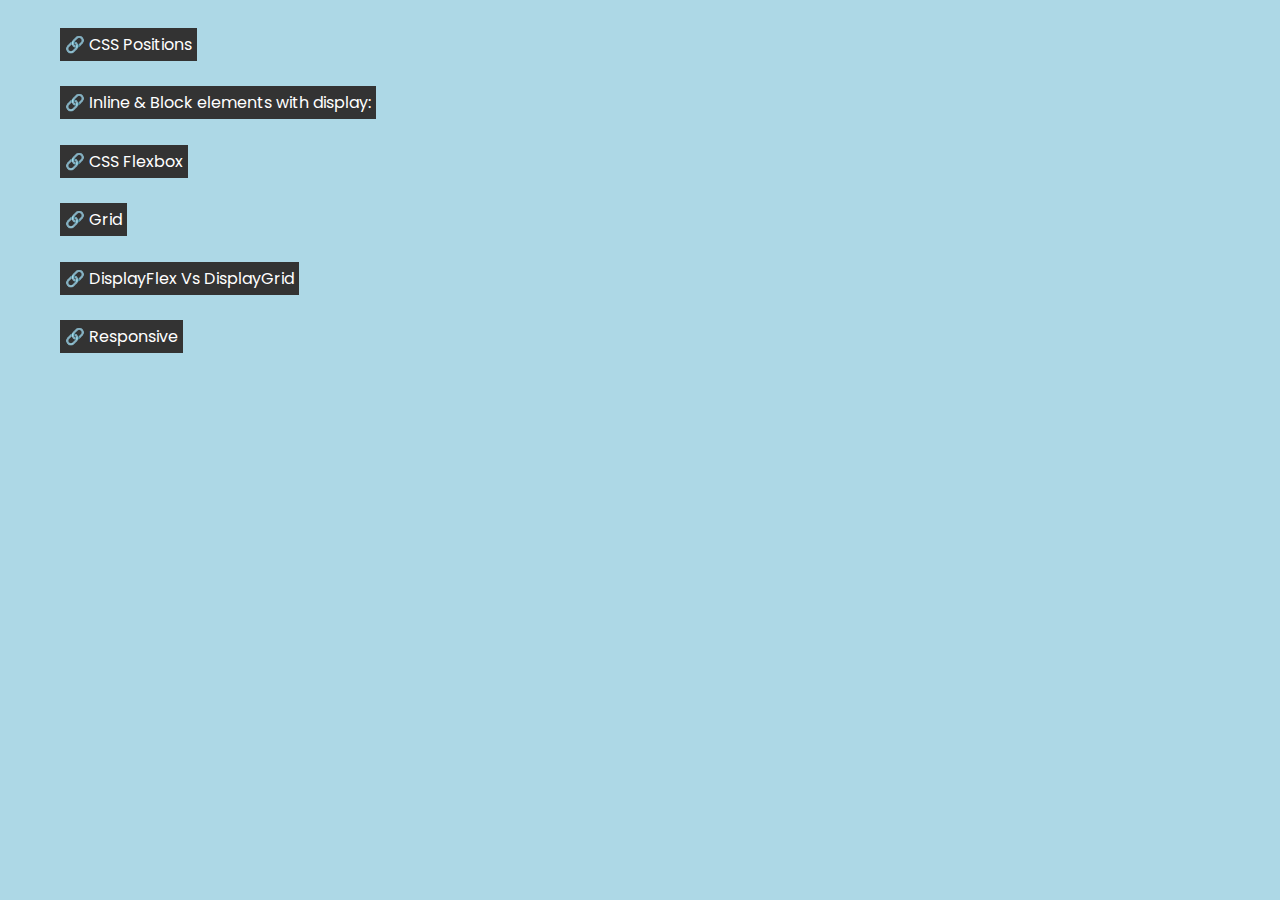
<file: index.html>
<!DOCTYPE html>
<html lang="en">
<head>
    <meta charset="UTF-8">
    <title> Home </title>
    <link href="https://fonts.googleapis.com" rel="preconnect">
    <link crossorigin href="https://fonts.gstatic.com" rel="preconnect">
    <link href="https://fonts.googleapis.com/css2?family=Poppins:wght@600&display=swap" rel="stylesheet">

    <link href="assets/css/normalize.css" rel="stylesheet">


    <style>
        * {
            font-family: 'Poppins', sans-serif;
        }

        body {
            background: lightblue;
        }

        ul {
            list-style: none;
        }

        li {
            padding: 20px;
        }

        a {
            text-decoration: none;
            color: white;
            background: #333333;
            padding: 5px;

            border-left: 0 solid #fffb00;

            transition: 1s;
        }

        a:hover {
            background: #333960;
            color: #fffb00;

            border-left: 15px solid #fffb00;

            transition: 0.3s;
        }

        a::before {
            content: "🔗 ";
        }

    </style>
</head>
<body>
<section>
    <ul>
        <li>
            <a href="Positions.html"> CSS Positions </a>
        </li>

        <li>
            <a href="Display.html"> Inline & Block elements with display: </a>
        </li>

        <li>
            <a href="DisplayFlex.html"> CSS Flexbox </a>
        </li>

        <li>
            <a href="DisplayGrid.html"> Grid </a>
        </li>

        <li>
            <a href="DisplayFlexVsDisplayGrid.html"> DisplayFlex Vs DisplayGrid </a>
        </li>

        <li>
            <a href="responsive.html"> Responsive </a>
        </li>


    </ul>
</section>
</body>
</html>
</file>
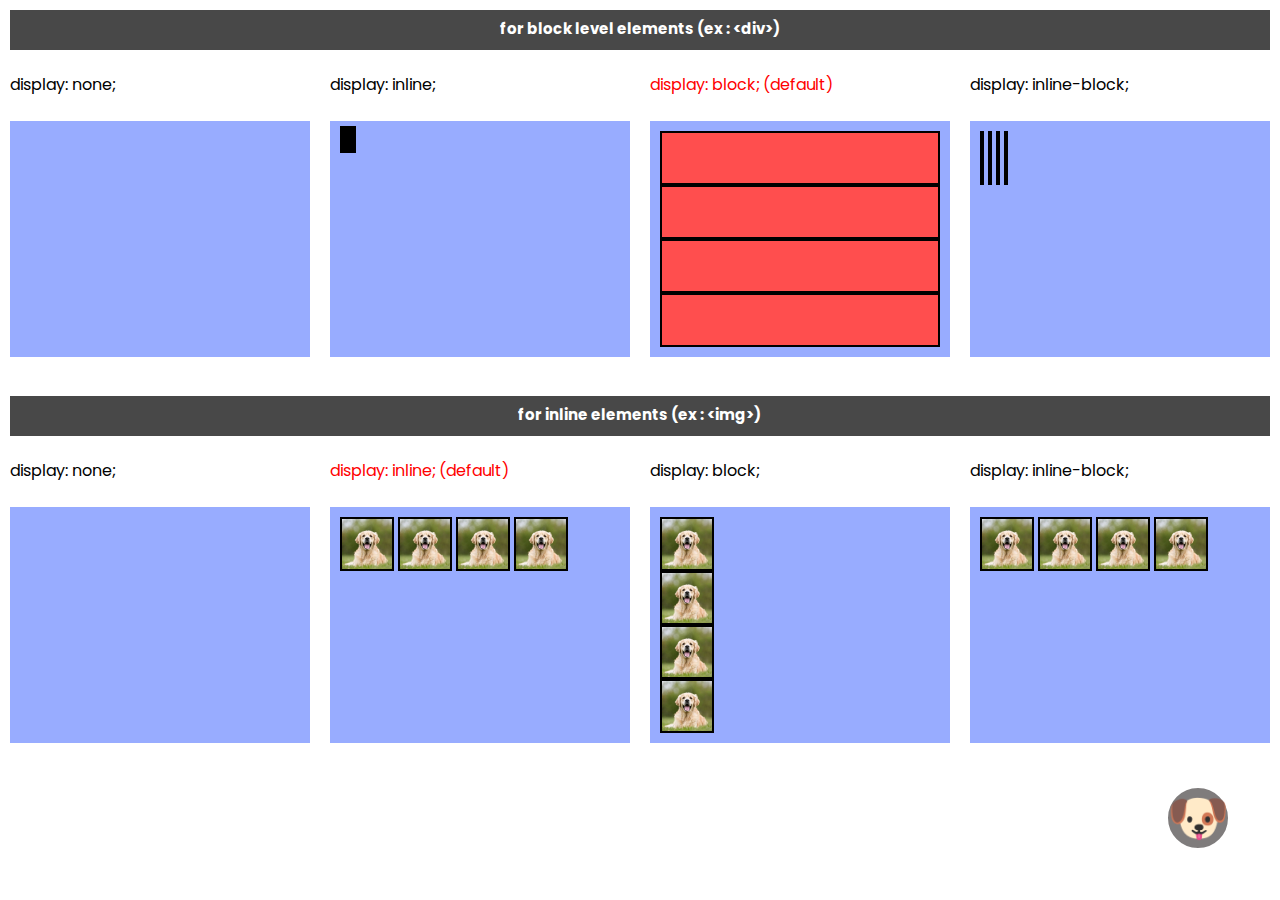
<file: Display.html>
<!DOCTYPE html>
<html lang="en">
<head>
    <meta charset="UTF-8">
    <title>display: </title>
    <link href="https://fonts.googleapis.com" rel="preconnect">
    <link crossorigin href="https://fonts.gstatic.com" rel="preconnect">
    <link href="https://fonts.googleapis.com/css2?family=Poppins:wght@600&display=swap" rel="stylesheet">

    <link href="assets/css/normalize.css" rel="stylesheet">


    <style>
        * {
            font-family: 'Poppins', sans-serif;
        }

        p {
            margin-left: 10px;
        }

        body>h1{
            margin: 10px;
            background: #484848;
            color: white;

            text-align: center;
            font-size: 15px;
            height: 20px;
            padding: 10px;
        }

        #section1 , #section2 {
            display: grid;
            grid-template-columns: repeat(4, 1fr);
            grid-template-rows: 1fr 5fr;
        }


        section[class] {
            background: #98acff;
            margin: 10px;
            padding: 10px;
        }

        div,img {
            height: 50px;
            border: black solid 2px;
            background: #ff4e4e;
        }

        img{

        }
        .none div, .none img {
            display: none;
        }

        .inline div, .inline img {
            display: inline;
        }

        .block div, .block img {
            display: block;
        }

        .inline-block div, .inline-block img {
            display: inline-block;
        }

        /********** home button *************/
        #home{
            background: rgba(49, 44, 44, 0.62);
            border: 2px white solid;
            width: 60px;
            height: 60px;
            border-radius: 100%;

            position: fixed;
            bottom: 50px;
            right: 50px;

            display: flex;
            justify-content: center;
            align-items: center;

            transform: rotate(0deg);
            transition: 1s;
        }

        #home a{
            opacity: 255;
            text-decoration: none;
            margin: 0;
            font-size: 50px;
        }

        #home:hover{
            cursor: pointer;
            width: 50px;
            height: 50px;

            transform: rotate(5deg);
            transition: 0.5s;
        }

    </style>
</head>
<body>
<!--******************* for Block level elements ****************-->
<h1> for block level elements (ex : &#60;div&#62;) </h1>

<section id="section1">
    <p>display: none;</p>
    <p>display: inline;</p>
    <p style="color: red">display: block; (default)</p>
    <p>display: inline-block;</p>

    <section class="none">
        <div></div>
        <div></div>
        <div></div>
        <div></div>
    </section>

    <section class="inline">
        <div></div>
        <div></div>
        <div></div>
        <div></div>
    </section>

    <section class="block">
        <div></div>
        <div></div>
        <div></div>
        <div></div>
    </section>

    <section class="inline-block">
        <div></div>
        <div></div>
        <div></div>
        <div></div>
    </section>
</section>

<br>
<!--******************* for Inline elements ****************-->
<h1> for inline elements (ex : &#60;img&#62;)</h1>

<section id="section2">
    <p>display: none;</p>
    <p style="color: red">display: inline; (default)</p>
    <p>display: block;</p>
    <p>display: inline-block;</p>

    <section class="none">
        <img src="assets/img/img.png" alt="image"></img>
        <img src="assets/img/img.png" alt="image"></img>
        <img src="assets/img/img.png" alt="image"></img>
        <img src="assets/img/img.png" alt="image"></img>
    </section>

    <section class="inline">
        <img src="assets/img/img.png" alt="image"></img>
        <img src="assets/img/img.png" alt="image"></img>
        <img src="assets/img/img.png" alt="image"></img>
        <img src="assets/img/img.png" alt="image"></img>
    </section>

    <section class="block">
        <img src="assets/img/img.png" alt="image"></img>
        <img src="assets/img/img.png" alt="image"></img>
        <img src="assets/img/img.png" alt="image"></img>
        <img src="assets/img/img.png" alt="image"></img>
    </section>

    <section class="inline-block">
        <img src="assets/img/img.png" alt="image"></img>
        <img src="assets/img/img.png" alt="image"></img>
        <img src="assets/img/img.png" alt="image"></img>
        <img src="assets/img/img.png" alt="image"></img>
    </section>
</section>

<div id="home">
    <a href="index.html">🐶</a>
</div>
</body>
</html>
</file>
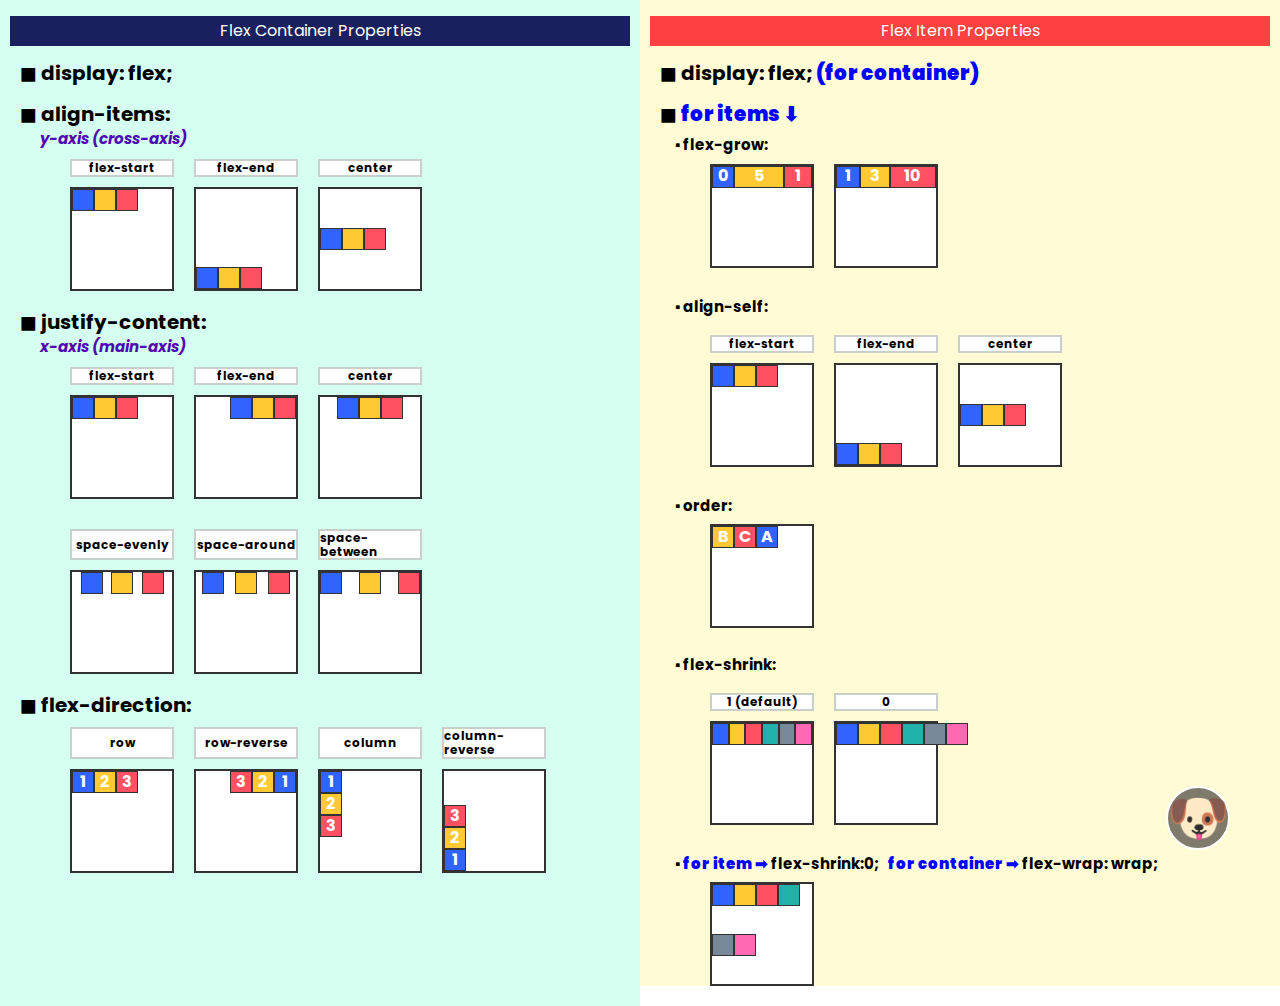
<file: DisplayFlex.html>
<!DOCTYPE html>
<html lang="en">
<head>
    <meta charset="UTF-8">
    <title>display: flex;</title>
    <link href="https://fonts.googleapis.com" rel="preconnect">
    <link crossorigin href="https://fonts.gstatic.com" rel="preconnect">
    <link href="https://fonts.googleapis.com/css2?family=Poppins:wght@600&display=swap" rel="stylesheet">

    <link href="assets/css/normalize.css" rel="stylesheet">
    <style>
        /*all formatting*/
        * {
            font-family: 'Poppins', sans-serif;
        }


        p {
            color: white;

            display: flex;
            justify-content: center;
            align-items: center;

            height: 30px;
            margin-left: 10px;
            margin-right: 10px;
        }

        #flex_item_pro {
            background-color: #fd4040;
        }

        #flex_container_pro {
            background-color: #18215d;
        }


        body > section {
            position: relative;

            display: grid;
            grid-template-columns: 1fr 1fr;
        }

        body > section > section:nth-child(1) {
            background: #d5fff0;
        }

        body > section > section:nth-child(2) {
            background: #fffcd5;
        }

        body > section > section > section {
            display: flex;
        }

        body section:nth-child(2) {
            margin-bottom: 20px;
        }

        section div:nth-child(1) {
            background-color: #3164ff;
        }

        section div:nth-child(2) {
            background-color: rgba(255, 187, 0, 0.8);
        }

        section div:nth-child(3) {
            background-color: rgba(255, 37, 58, 0.8);
        }

        section div:nth-child(4) {
            background-color: lightseagreen;
        }

        section div:nth-child(5) {
            background-color: lightslategray;
        }

        section div:nth-child(6) {
            background-color: hotpink;
        }

        i {
            margin-left: 20px;
            font-size: 15px;
            color: rgb(80, 7, 175);
        }

        h1 {
            margin-top: 0;
            margin-bottom: 0;
            margin-left: 20px;
            font-size: 20px;
        }

        h1::before {
            content: "◼ ";
        }

        h3::before {
            content: "▪ ";
        }

        h3 {
            margin-top: 10px;
            margin-bottom: 10px;
            margin-left: 35px;
            font-size: 15px;
        }

        h2 {
            display: flex;
            justify-content: center;
            align-items: center;

            border: #c9d0cc solid 2px;
            background: white;
            width: 100px;
            margin-left: 20px;
            font-size: 12px;
        }

        b {
            color: blue;
        }

        body > section > section > section {
            margin-left: 50px;
        }

        body > section > section > section > section {
            margin-left: 20px;
            border: #333333 solid 2px;
            background: white;
            height: 100px;
            width: 100px;
        }

        div {
            border: #333333 solid 1px;
            height: 20px;
            width: 20px;
        }

        body > section > section > section > section > div {
            display: flex;
            justify-content: center;
            align-items: center;

            color: white;
            font-weight: bold;
        }

        /*=================== align-items: ==============================*/
        #container1 {
            display: flex;
            align-items: flex-start;
        }

        #container2 {
            display: flex;
            align-items: flex-end;
        }

        #container3 {
            display: flex;
            align-items: center;
        }

        /*===================  justify-content: ==============================*/
        #container4 {
            display: flex;
            justify-content: flex-start;
        }

        #container5 {
            display: flex;
            justify-content: flex-end;
        }

        #container6 {
            display: flex;
            justify-content: center;
        }

        #container7 {
            display: flex;
            justify-content: space-evenly;
        }

        #container701 {
            display: flex;
            justify-content: space-around;
        }

        #container702 {
            display: flex;
            justify-content: space-between;
        }

        /*===================  flex-direction: ==============================*/
        #container8 {
            display: flex;
            flex-direction: row;
        }

        #container9 {
            display: flex;
            flex-direction: row-reverse;
        }

        #container10 {
            display: flex;
            flex-direction: column;
        }

        #container11 {
            display: flex;
            flex-direction: column-reverse;
        }

        /********************************************************/
        #container12, #container13, #container14, #container15, #container16, #container17, #container18 {
            display: flex;
        }

        /*#container12*/
        #container12 div:nth-child(1) {
            flex-grow: 0;
        }

        #container12 div:nth-child(2) {
            flex-grow: 5;
        }

        #container12 div:nth-child(3) {
            flex-grow: 1;
        }

        /*#container13*/
        #container13 div:nth-child(1) {
            flex-grow: 1;
        }

        #container13 div:nth-child(2) {
            flex-grow: 3;
        }

        #container13 div:nth-child(3) {
            flex-grow: 10;
        }


        /*align-self:*/

        #container14 div {
            align-self: flex-start;
        }

        #container15 div {
            align-self: flex-end;
        }

        #container16 div {
            align-self: center;
        }


        #container17 div {
            flex-shrink: 1;
        }

        #container18 div {
            flex-shrink: 0;
        }

        /*=============flex-wrap==============*/
        #container19 {
            display: flex;
            flex-wrap: wrap;
        }

        #container19 div {
            flex-shrink: 0;
        }

        /*=============order==============*/
        #container20 {
            display: flex;
        }

        #container20 div:nth-child(1) {
            order: 3;
        }

        #container20 div:nth-child(2) {
            order: 1;
        }

        #container20 div:nth-child(3) {
            order: 2;
        }

        /********** home button *************/
        #home{
            background: rgba(49, 44, 44, 0.62);
            border: 2px white solid;
            width: 60px;
            height: 60px;
            border-radius: 100%;

            position: fixed;
            bottom: 50px;
            right: 50px;

            display: flex;
            justify-content: center;
            align-items: center;

            transform: rotate(0deg);
            transition: 1s;
        }

        #home a{
            opacity: 255;
            text-decoration: none;
            margin: 0;
            font-size: 50px;
        }

        #home:hover{
            cursor: pointer;
            width: 50px;
            height: 50px;

            transform: rotate(5deg);
            transition: 0.5s;
        }
    </style>

</head>
<body>
<section>
    <section>
        <p id="flex_container_pro">Flex Container Properties</p>

        <h1>display: flex;</h1>
        <br>
        <h1>align-items: <br>
            <i> y-axis (cross-axis) </i>
        </h1>

        <section>
            <h2>flex-start</h2>
            <h2>flex-end</h2>
            <h2>center</h2>
        </section>

        <section>
            <section id="container1">
                <div></div>
                <div></div>
                <div></div>
            </section>

            <section id="container2">
                <div></div>
                <div></div>
                <div></div>
            </section>

            <section id="container3">
                <div></div>
                <div></div>
                <div></div>
            </section>
        </section>


        <h1>justify-content: <br>
            <i> x-axis (main-axis)</i>
        </h1>

        <section>
            <h2>flex-start</h2>
            <h2>flex-end</h2>
            <h2>center</h2>
        </section>

        <section>
            <section id="container4">
                <div></div>
                <div></div>
                <div></div>
            </section>

            <section id="container5">
                <div></div>
                <div></div>
                <div></div>
            </section>

            <section id="container6">
                <div></div>
                <div></div>
                <div></div>
            </section>
        </section>

        <section>
            <h2>space-evenly</h2>
            <h2>space-around</h2>
            <h2>space-between</h2>
        </section>

        <section>
            <section id="container7">
                <div></div>
                <div></div>
                <div></div>
            </section>

            <section id="container701">
                <div></div>
                <div></div>
                <div></div>
            </section>

            <section id="container702">
                <div></div>
                <div></div>
                <div></div>
            </section>

        </section>

        <h1>flex-direction:</h1>

        <section>
            <h2>row</h2>
            <h2>row-reverse</h2>
            <h2>column</h2>
            <h2>column-reverse</h2>
        </section>

        <section>
            <section id="container8">
                <div>1</div>
                <div>2</div>
                <div>3</div>
            </section>

            <section id="container9">
                <div>1</div>
                <div>2</div>
                <div>3</div>
            </section>

            <section id="container10">
                <div>1</div>
                <div>2</div>
                <div>3</div>
            </section>

            <section id="container11">
                <div>1</div>
                <div>2</div>
                <div>3</div>
            </section>

        </section>
    </section>

    <!--******************************************************-->
    <section>
        <p id="flex_item_pro">Flex Item Properties</p>


        <h1>display: flex; <b>(for container)</b></h1>
        <br>
        <h1><b>for items ⬇</b></h1>

        <h3>flex-grow:</h3>

        <section>
            <section id="container12">
                <div>0</div>
                <div>5</div>
                <div>1</div>
            </section>

            <section id="container13">
                <div>1</div>
                <div>3</div>
                <div>10</div>
            </section>
        </section>

        <h3>align-self:</h3>

        <section>
            <h2>flex-start</h2>
            <h2>flex-end</h2>
            <h2>center</h2>
        </section>

        <section>
            <section id="container14">
                <div></div>
                <div></div>
                <div></div>
            </section>

            <section id="container15">
                <div></div>
                <div></div>
                <div></div>
            </section>

            <section id="container16">
                <div></div>
                <div></div>
                <div></div>
            </section>

        </section>


        <h3>  order: </h3>

        <section>

            <section id="container20">
                <div>A</div>
                <div>B</div>
                <div>C</div>
            </section>
        </section>

        <br>
        <h3> flex-shrink:</h3>

        <section>
            <h2>1 (default)</h2>
            <h2>0</h2>
        </section>

        <section>
            <section id="container17">
                <div></div>
                <div></div>
                <div></div>
                <div></div>
                <div></div>
                <div></div>
            </section>

            <section id="container18">
                <div></div>
                <div></div>
                <div></div>
                <div></div>
                <div></div>
                <div></div>
            </section>

        </section>

        <h3> <b>for item ➡ </b>flex-shrink:0;
            &nbsp;&nbsp;<b>for container ➡ </b> flex-wrap: wrap;</h3>
        <section>

            <section id="container19">
                <div></div>
                <div></div>
                <div></div>
                <div></div>
                <div></div>
                <div></div>
            </section>
        </section>

    </section>
</section>

<div id="home">
    <a href="index.html">🐶</a>
</div>

</body>
</html>
</file>
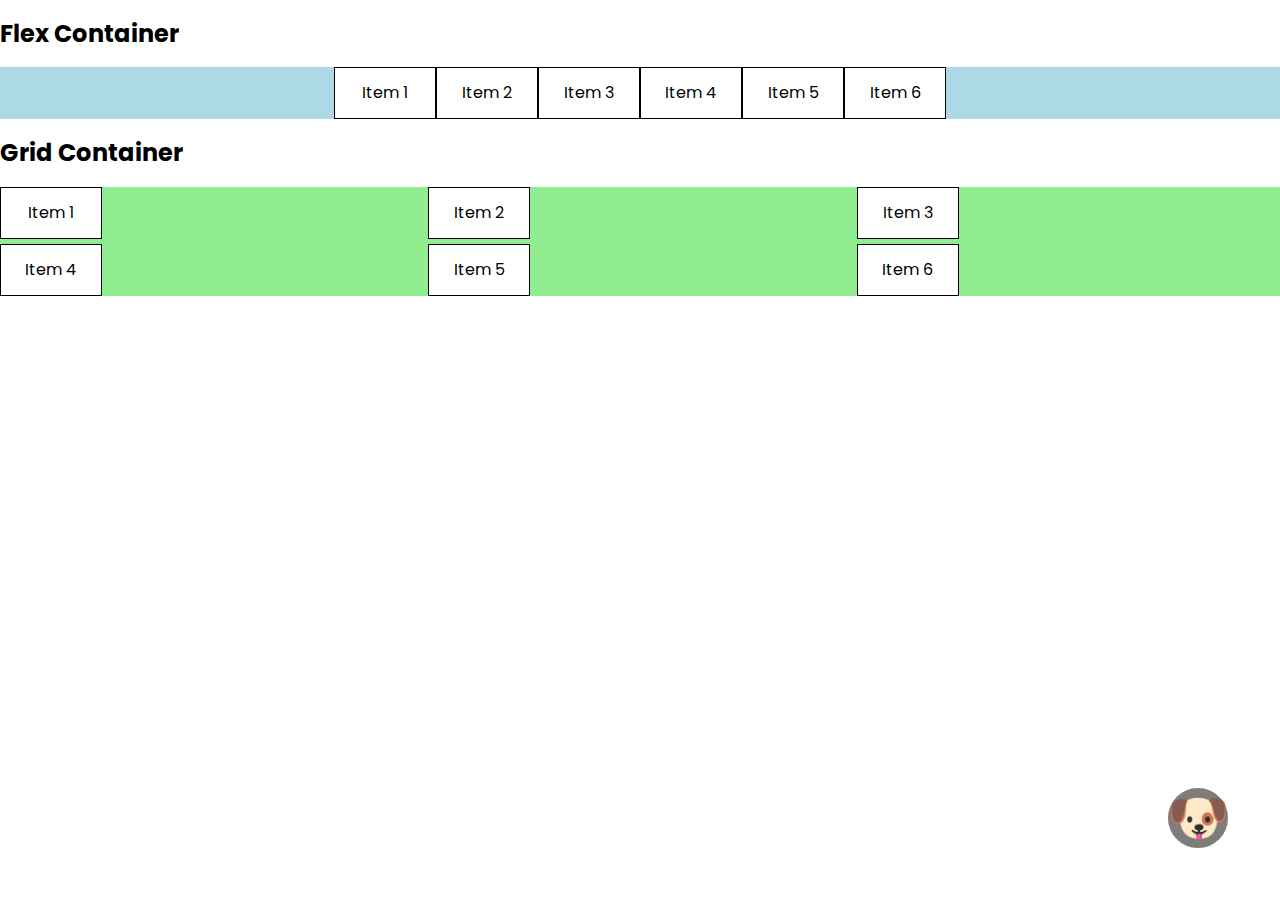
<file: DisplayFlexVsDisplayGrid.html>
<!DOCTYPE html>
<html lang="en">
<head>
    <meta charset="UTF-8">
    <title>display: flex;</title>
    <link href="https://fonts.googleapis.com" rel="preconnect">
    <link crossorigin href="https://fonts.gstatic.com" rel="preconnect">
    <link href="https://fonts.googleapis.com/css2?family=Poppins:wght@600&display=swap" rel="stylesheet">

    <link href="assets/css/normalize.css" rel="stylesheet">
    <link rel="stylesheet" href="assets/css/common-styles.css">

    <style>
        .container-flex {
            display: flex;
            justify-content: center;
            align-items: center;

            background-color: lightblue;
        }

        .container-grid {
            display: grid;
            grid-template-columns: repeat(3, 1fr);
            grid-gap: 5px;

            justify-content: center;
            align-items: center;

            background-color: lightgreen;
        }

        .item {
            width: 100px;
            height: 50px;
            background-color: white;
            border: 1px solid black;
            text-align: center;
            line-height: 50px;
        }
    </style>
</head>
<body>
<h2>Flex Container</h2>
<div class="container-flex">
    <div class="item">Item 1</div>
    <div class="item">Item 2</div>
    <div class="item">Item 3</div>

    <div class="item">Item 4</div>
    <div class="item">Item 5</div>
    <div class="item">Item 6</div>
</div>

<h2>Grid Container</h2>
<div class="container-grid">
    <div class="item">Item 1</div>
    <div class="item">Item 2</div>
    <div class="item">Item 3</div>

    <div class="item">Item 4</div>
    <div class="item">Item 5</div>
    <div class="item">Item 6</div>
</div>

<div id="home">
    <a href="index.html">🐶</a>
</div>

</body>
</html>
</file>
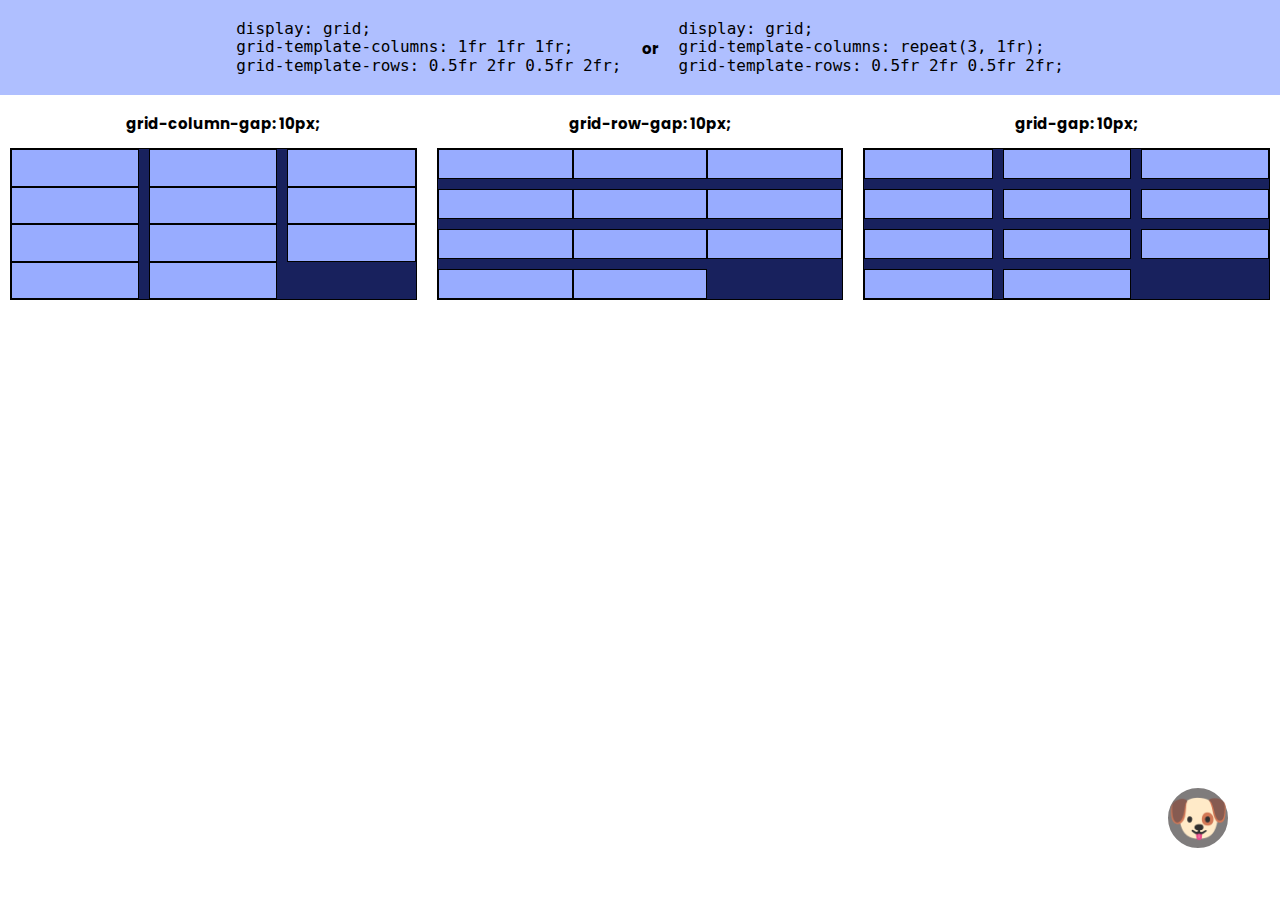
<file: DisplayGrid.html>
<!DOCTYPE html>
<html lang="en">
<head>
    <meta charset="UTF-8">
    <title>display: grid;</title>
    <link href="https://fonts.googleapis.com" rel="preconnect">
    <link crossorigin href="https://fonts.gstatic.com" rel="preconnect">
    <link href="https://fonts.googleapis.com/css2?family=Poppins:wght@600&display=swap" rel="stylesheet">

    <link href="assets/css/normalize.css" rel="stylesheet">
    <style>
        /*all font formatting*/
        * {
            font-family: 'Poppins', sans-serif;
        }

        /********** home button *************/
        #home {
            background: rgba(49, 44, 44, 0.62);
            border: 2px white solid;
            width: 60px;
            height: 60px;
            border-radius: 100%;

            position: fixed;
            bottom: 50px;
            right: 50px;

            display: flex;
            justify-content: center;
            align-items: center;

            transform: rotate(0deg);
            transition: 1s;
        }

        #home a {
            opacity: 255;
            text-decoration: none;
            margin: 0;
            font-size: 50px;
        }

        #home:hover {
            cursor: pointer;
            width: 50px;
            height: 50px;

            transform: rotate(5deg);
            transition: 0.5s;
        }

        /***********************/
        aside{
            padding: 20px;
            display: flex;
            justify-content: center;

            background: #afbfff;
        }

        code{
            margin-left: 20px;
        }
        section {
            display: grid;
            grid-template-columns: repeat(3, 1fr);
            grid-template-rows: 0.5fr 2fr 0.5fr 2fr;
        }

        div {
            background: #98acff;
            border: black solid 1px;
        }

        section > section {
            margin: 10px;
            height: 150px;
            display: grid;
            grid-template-rows: 1fr 1fr 1fr 1fr;
            grid-template-columns: repeat(3, 1fr);

            border: black solid 1px;
            background: #18215d;
        }

        h1 {
            margin-top: 20px;
            margin-left: 20px;
            margin-bottom: -80px;
            font-size: 15px;

            text-align: center;
        }



        #grid1 {
            grid-column-gap: 10px;
        }

        #grid2 {
            grid-row-gap: 10px;
        }

        #grid3 {
            grid-gap: 10px;
        }

    </style>

</head>
<body>

<aside>
    <code>
        display: grid;<br>
        grid-template-columns: 1fr 1fr 1fr;<br>
        grid-template-rows: 0.5fr 2fr 0.5fr 2fr;<br>
    </code>
    <h1>or</h1>
    <code>
        display: grid;<br>
        grid-template-columns: repeat(3, 1fr);<br>
        grid-template-rows: 0.5fr 2fr 0.5fr 2fr;<br>
    </code>
</aside>

<section>
    <h1>grid-column-gap: 10px;</h1>
    <h1>grid-row-gap: 10px;</h1>
    <h1>grid-gap: 10px;</h1>

    <section id="grid1">
        <div></div>
        <div></div>
        <div></div>
        <div></div>
        <div></div>
        <div></div>
        <div></div>
        <div></div>
        <div></div>
        <div></div>
        <div></div>
    </section>

    <section id="grid2">
        <div></div>
        <div></div>
        <div></div>
        <div></div>
        <div></div>
        <div></div>
        <div></div>
        <div></div>
        <div></div>
        <div></div>
        <div></div>
    </section>


    <section id="grid3">
        <div></div>
        <div></div>
        <div></div>
        <div></div>
        <div></div>
        <div></div>
        <div></div>
        <div></div>
        <div></div>
        <div></div>
        <div></div>
    </section>

</section>

<div id="home">
    <a href="index.html">🐶</a>
</div>

</body>
</html>
</file>
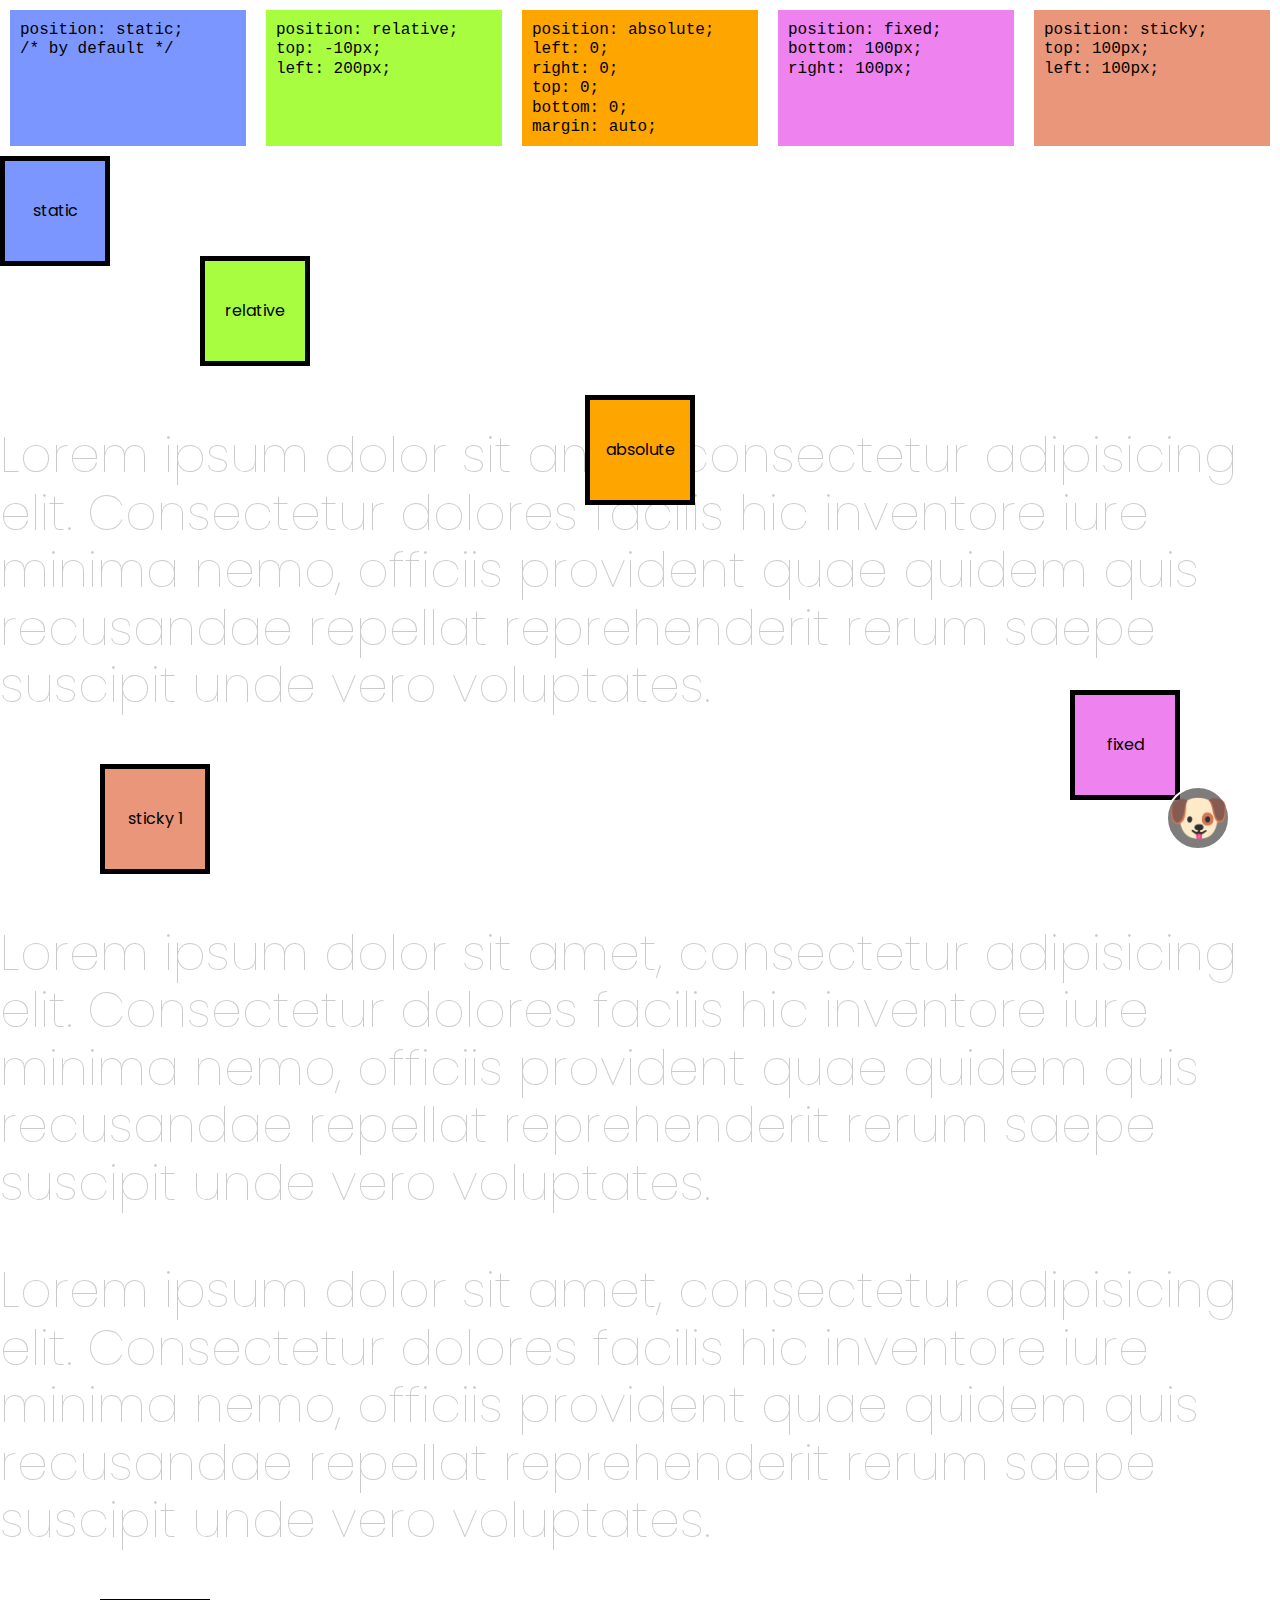
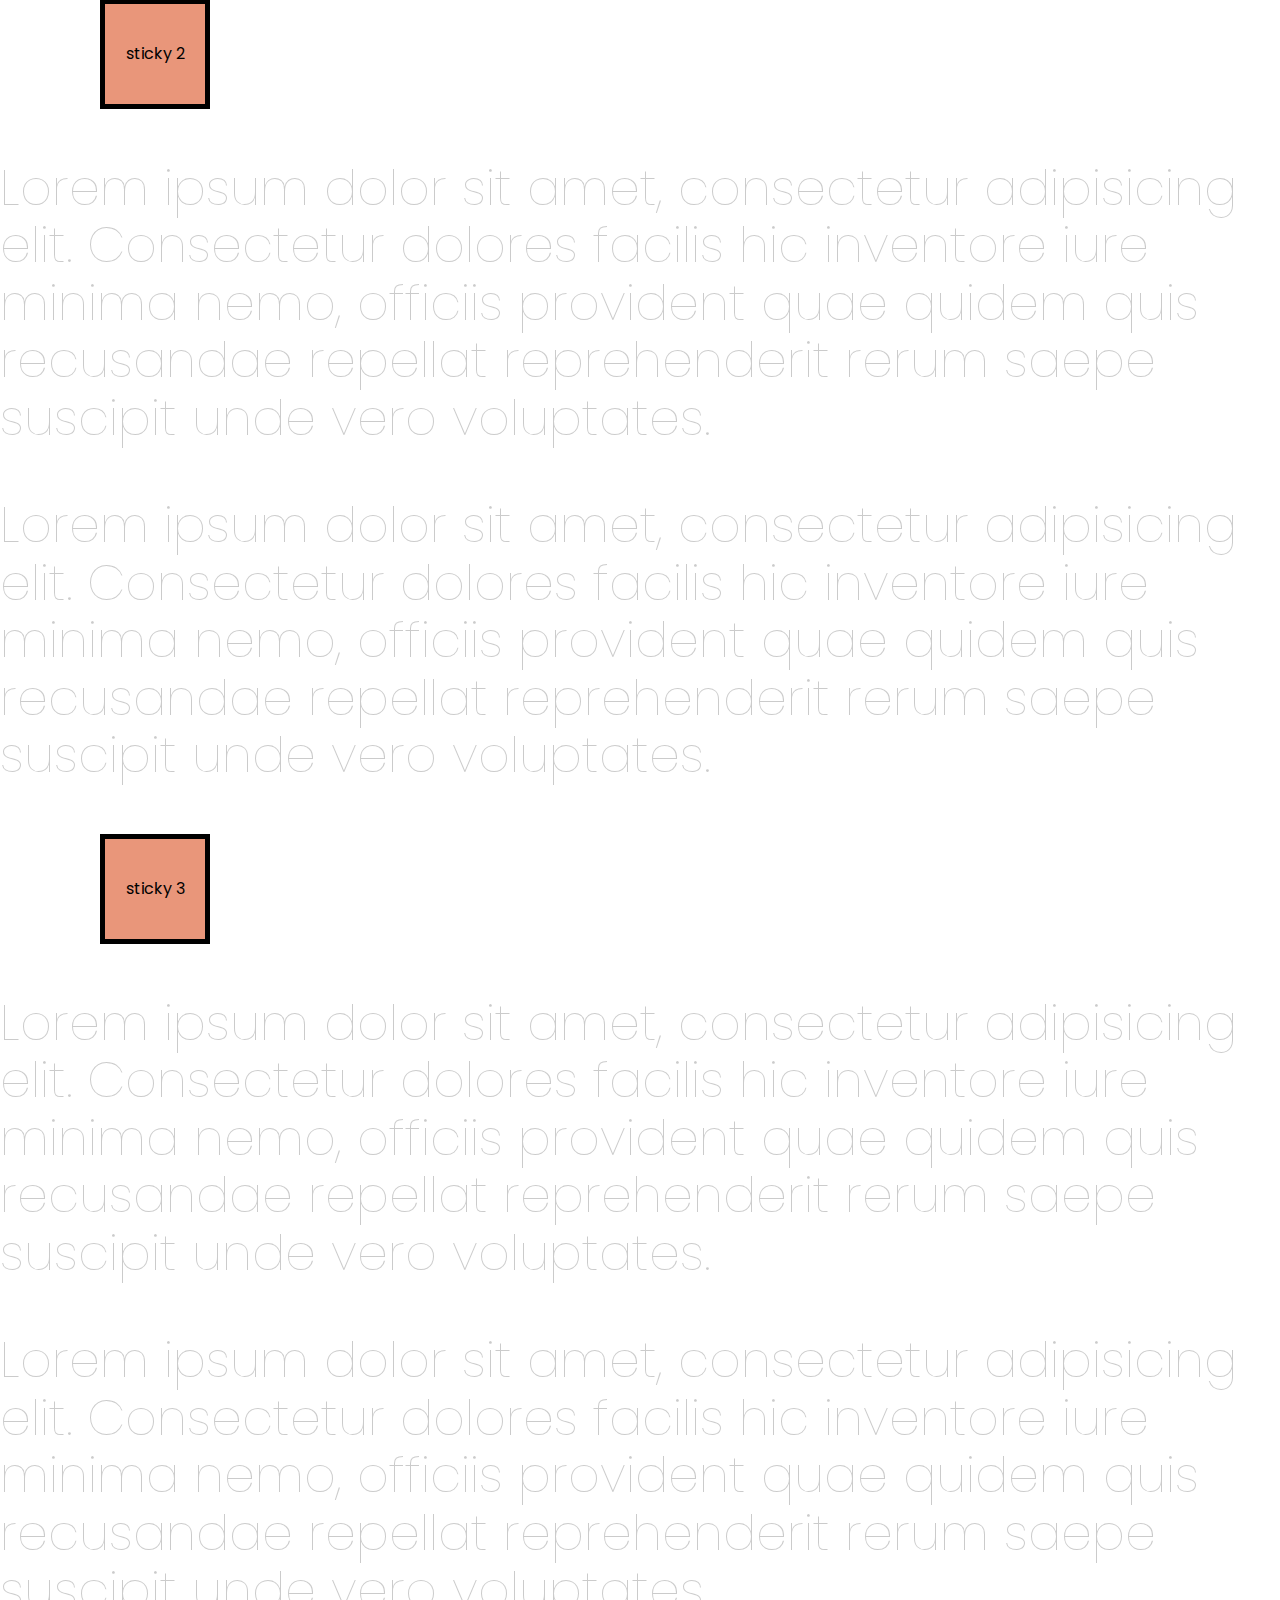
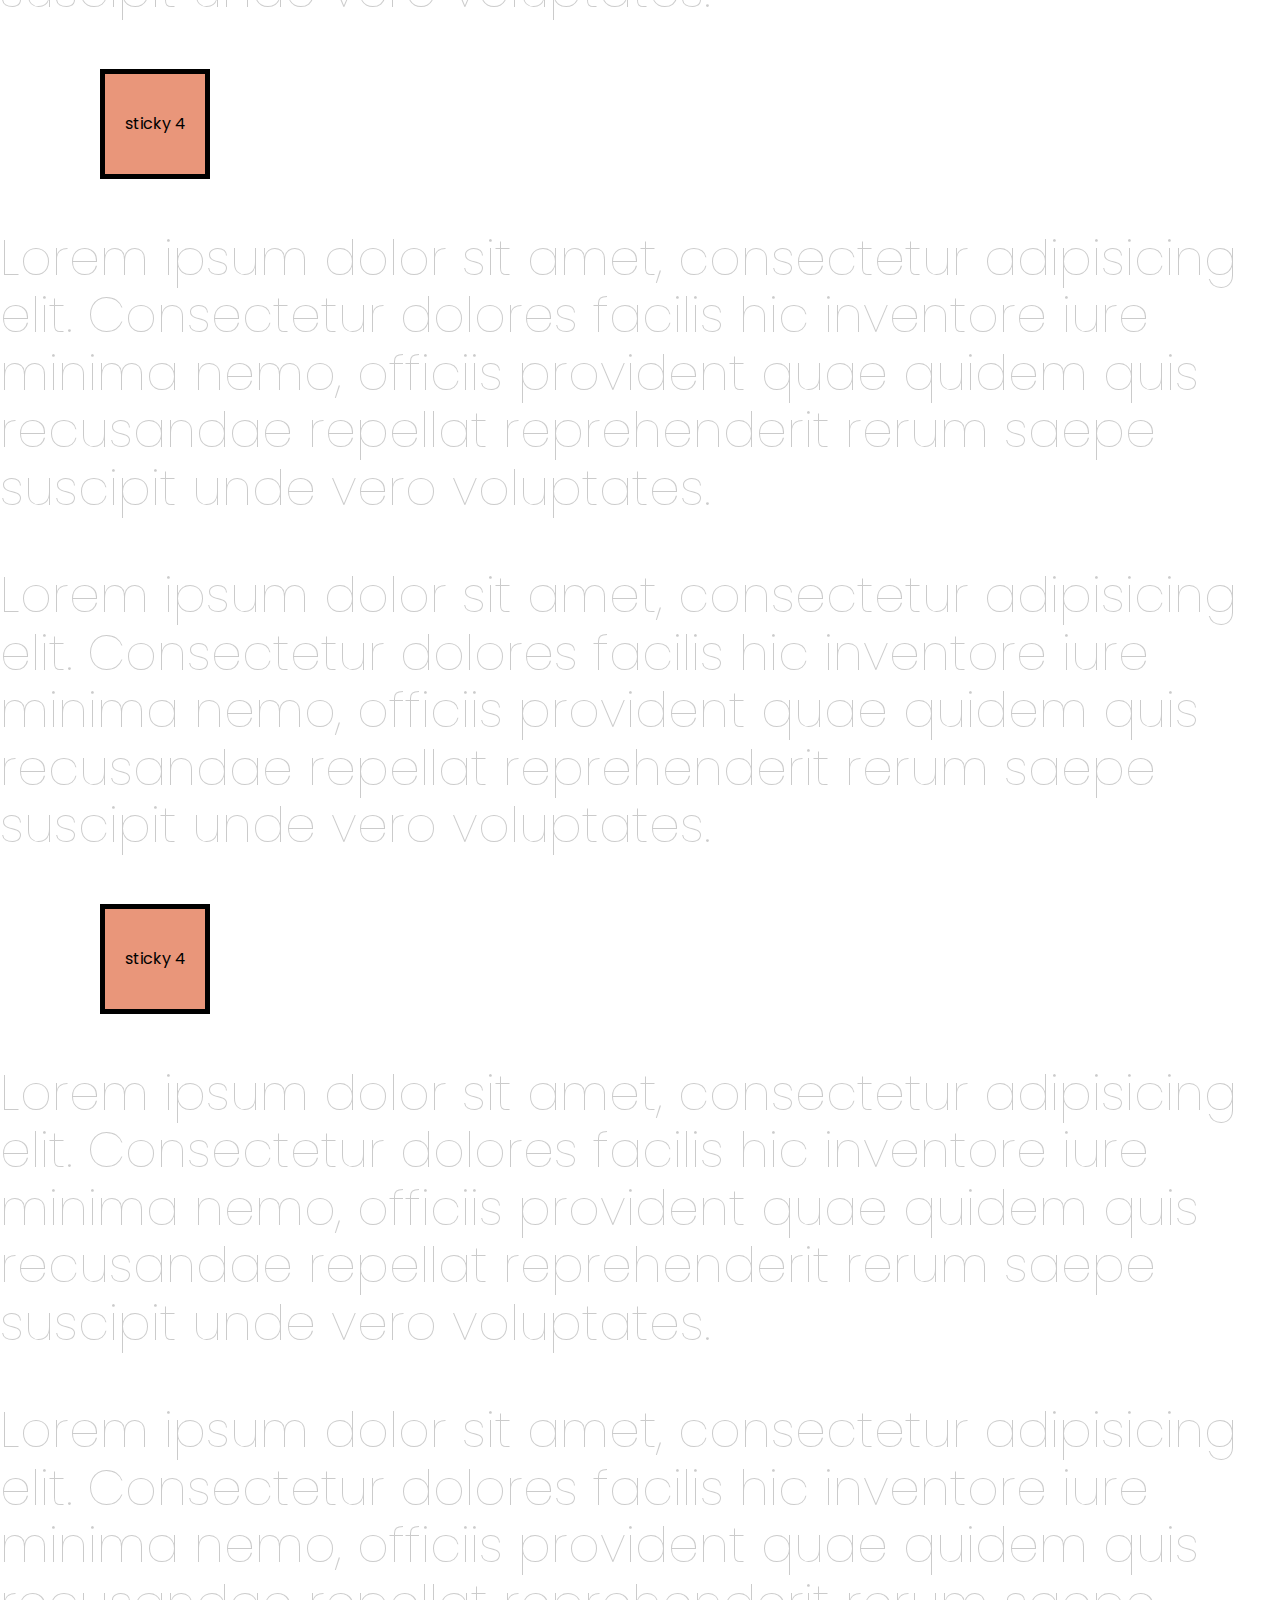
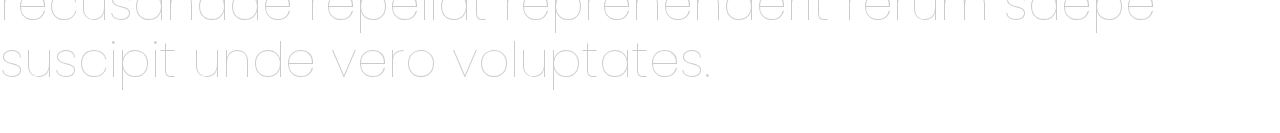
<file: Positions.html>
<!DOCTYPE html>
<html lang="en">
<head>
    <meta charset="UTF-8">
    <title>position: </title>
    <link href="https://fonts.googleapis.com" rel="preconnect">
    <link crossorigin href="https://fonts.gstatic.com" rel="preconnect">
    <link href="https://fonts.googleapis.com/css2?family=Poppins:wght@600&display=swap" rel="stylesheet">

    <link href="assets/css/normalize.css" rel="stylesheet">

    <style>
        * {
            font-family: 'Poppins', sans-serif;
        }

        p {
            font-size: 50px;
            font-weight: lighter;
            opacity: 20%;
        }

        body > div {
            z-index: 1;

            height: 100px;
            width: 100px;
            border: black solid 5px;

            display: flex;
            justify-content: center;
            align-items: center;
        }

        /* ============ top grid ============  */
        section {
            display: grid;
            grid-template-columns: repeat(5, 1fr);
        }

        section > div {
            margin: 10px;
            padding: 10px;
        }

        section > div:nth-child(1) {
            background: #7b97ff;
        }

        section > div:nth-child(2) {
            background: #a8fd40;
        }

        section > div:nth-child(3) {
            background: orange;
        }

        section > div:nth-child(4) {
            background: violet;
        }

        section > div:nth-child(5) {
            background: darksalmon;
        }

        /* ============ positions ============  */

        #static_box {
            position: static; /* by default */

            background: #7b97ff;
        }

        #relative_box {
            position: relative;
            top: -10px;
            left: 200px;

            background: #a8fd40;
        }

        #absolute_box {
            position: absolute;
            left: 0;
            right: 0;
            top: 0;
            bottom: 0;
            margin: auto;

            background: orange;
        }

        #fixed_box {
            position: fixed;
            bottom: 100px;
            right: 100px;

            background: violet;
        }

        .sticky_boxes {
            position: sticky;
            top: 100px;
            left: 100px;

            background: darksalmon;
        }

        /********** home button *************/
        #home{
            background: rgba(49, 44, 44, 0.62);
            border: 2px white solid;
            width: 60px;
            height: 60px;
            border-radius: 100%;

            position: fixed;
            bottom: 50px;
            right: 50px;

            display: flex;
            justify-content: center;
            align-items: center;

            transform: rotate(0deg);
            transition: 1s;
        }

        #home a{
            opacity: 255;
            text-decoration: none;
            margin: 0;
            font-size: 50px;
        }

        #home:hover{
            cursor: pointer;
            width: 50px;
            height: 50px;

            transform: rotate(5deg);
            transition: 0.5s;
        }
    </style>
</head>

<body>

<section>
    <div>
        <code>
            position: static;<br>
            /* by default */
        </code>
    </div>

    <div>
        <code>
            position: relative;<br>
            top: -10px;<br>
            left: 200px;<br>
        </code>
    </div>

    <div>
        <code>
            position: absolute;<br>
            left: 0;<br>
            right: 0;<br>
            top: 0;<br>
            bottom: 0;<br>
            margin: auto;<br>
        </code>
    </div>

    <div>
        <code>
            position: fixed;<br>
            bottom: 100px;<br>
            right: 100px;<br>
        </code>
    </div>

    <div>
        <code>
            position: sticky;<br>
            top: 100px;<br>
            left: 100px;<br>
        </code>
    </div>
</section>

<div id="static_box">static</div>

<div id="relative_box">relative</div>

<div id="absolute_box">absolute</div>

<div id="fixed_box">fixed</div>

<p>Lorem ipsum dolor sit amet, consectetur adipisicing elit.
    Consectetur dolores facilis hic inventore iure minima nemo,
    officiis provident quae quidem quis recusandae repellat
    reprehenderit rerum saepe suscipit unde vero voluptates.</p>

<div class="sticky_boxes">sticky 1</div>

<p>Lorem ipsum dolor sit amet, consectetur adipisicing elit.
    Consectetur dolores facilis hic inventore iure minima nemo,
    officiis provident quae quidem quis recusandae repellat
    reprehenderit rerum saepe suscipit unde vero voluptates.</p>

<p>Lorem ipsum dolor sit amet, consectetur adipisicing elit.
    Consectetur dolores facilis hic inventore iure minima nemo,
    officiis provident quae quidem quis recusandae repellat
    reprehenderit rerum saepe suscipit unde vero voluptates.</p>

<div class="sticky_boxes">sticky 2</div>

<p>Lorem ipsum dolor sit amet, consectetur adipisicing elit.
    Consectetur dolores facilis hic inventore iure minima nemo,
    officiis provident quae quidem quis recusandae repellat
    reprehenderit rerum saepe suscipit unde vero voluptates.</p>

<p>Lorem ipsum dolor sit amet, consectetur adipisicing elit.
    Consectetur dolores facilis hic inventore iure minima nemo,
    officiis provident quae quidem quis recusandae repellat
    reprehenderit rerum saepe suscipit unde vero voluptates.</p>

<div class="sticky_boxes">sticky 3</div>

<p>Lorem ipsum dolor sit amet, consectetur adipisicing elit.
    Consectetur dolores facilis hic inventore iure minima nemo,
    officiis provident quae quidem quis recusandae repellat
    reprehenderit rerum saepe suscipit unde vero voluptates.</p>

<p>Lorem ipsum dolor sit amet, consectetur adipisicing elit.
    Consectetur dolores facilis hic inventore iure minima nemo,
    officiis provident quae quidem quis recusandae repellat
    reprehenderit rerum saepe suscipit unde vero voluptates.</p>

<div class="sticky_boxes">sticky 4</div>

<p>Lorem ipsum dolor sit amet, consectetur adipisicing elit.
    Consectetur dolores facilis hic inventore iure minima nemo,
    officiis provident quae quidem quis recusandae repellat
    reprehenderit rerum saepe suscipit unde vero voluptates.</p>

<p>Lorem ipsum dolor sit amet, consectetur adipisicing elit.
    Consectetur dolores facilis hic inventore iure minima nemo,
    officiis provident quae quidem quis recusandae repellat
    reprehenderit rerum saepe suscipit unde vero voluptates.</p>

<div class="sticky_boxes">sticky 4</div>

<p>Lorem ipsum dolor sit amet, consectetur adipisicing elit.
    Consectetur dolores facilis hic inventore iure minima nemo,
    officiis provident quae quidem quis recusandae repellat
    reprehenderit rerum saepe suscipit unde vero voluptates.</p>

<p>Lorem ipsum dolor sit amet, consectetur adipisicing elit.
    Consectetur dolores facilis hic inventore iure minima nemo,
    officiis provident quae quidem quis recusandae repellat
    reprehenderit rerum saepe suscipit unde vero voluptates.</p>

<div id="home">
    <a href="index.html">🐶</a>
</div>

</body>
</html>
</file>
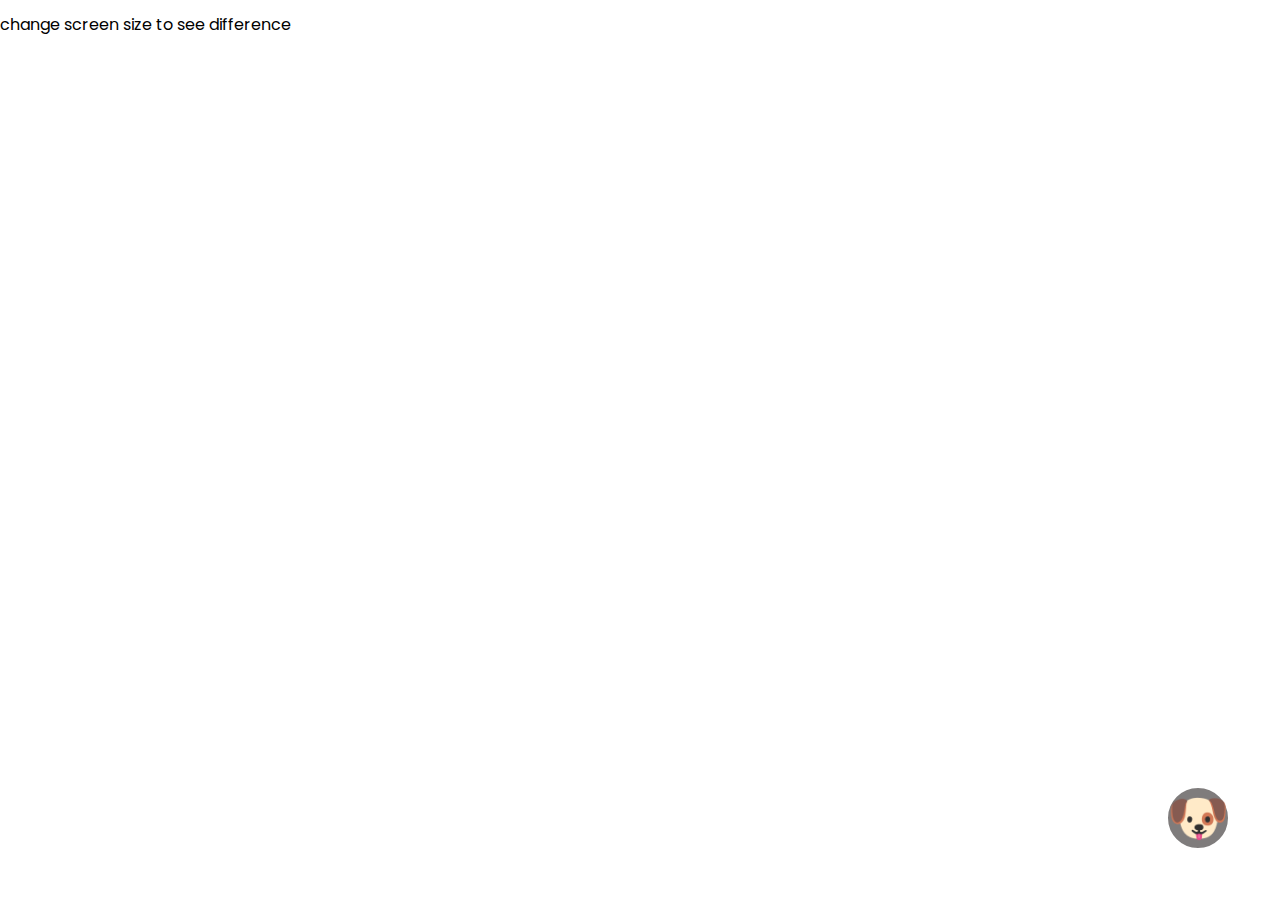
<file: responsive.html>
<!DOCTYPE html>
<html lang="en">
<head>
    <meta charset="UTF-8">
    <title>position: </title>
    <link href="https://fonts.googleapis.com" rel="preconnect">
    <link crossorigin href="https://fonts.gstatic.com" rel="preconnect">
    <link href="https://fonts.googleapis.com/css2?family=Poppins:wght@600&display=swap" rel="stylesheet">
    <link href="assets/css/normalize.css" rel="stylesheet">

    <!--must include for responsive-->
    <meta content="width=device-width initial-scale=1" name="viewport">

    <style>
        /*default styles*/
        * {
            font-family: 'Poppins', sans-serif;
        }

        h1 {
            display: none;
        }

        /*Laptop L= 1440*/
        @media (min-width: 1440px) {
            h1:nth-child(7) {
                display: block;
            }
        }

        /*Laptop L= 1440*/
        @media (width: 1440px) {
            h1:nth-child(1) {
                display: block;
            }
        }

        /*Laptop= 1024*/
        @media (width: 1024px) {
            h1:nth-child(2) {
                display: block;
            }
        }

        /*Tablet= 768*/
        @media (width: 768px) {
            h1:nth-child(3) {
                display: block;
            }
        }

        /*Mobile L= 425*/
        @media (width: 425px) {
            h1:nth-child(4) {
                display: block;
            }
        }

        /*Mobile M= 375*/
        @media (width: 375px) {
            h1:nth-child(5) {
                display: block;
            }
        }

        /*Mobile S= 320*/
        @media (width: 320px) {
            h1:nth-child(6) {
                display: block;
            }
        }


        /********** home button *************/
        #home {
            background: rgba(49, 44, 44, 0.62);
            border: 2px white solid;
            width: 60px;
            height: 60px;
            border-radius: 100%;

            position: fixed;
            bottom: 50px;
            right: 50px;

            display: flex;
            justify-content: center;
            align-items: center;

            transform: rotate(0deg);
            transition: 1s;
        }

        #home a {
            opacity: 255;
            text-decoration: none;
            margin: 0;
            font-size: 50px;
        }

        #home:hover {
            cursor: pointer;
            width: 50px;
            height: 50px;

            transform: rotate(5deg);
            transition: 0.5s;
        }
    </style>
</head>

<body>

<h1>Laptop Large 1440px</h1>
<h1>Laptop Small 1024px</h1>
<h1>Tablet 768px</h1>
<h1>Mobile Large 425</h1>
<h1>Mobile Medium 375</h1>
<h1>Mobile Small 320px</h1>
<h1>1440px or larger than 1440px</h1>

<p>change screen size to see difference</p>

<div id="home">
    <a href="index.html">🐶</a>
</div>

</body>
</html>
</file>
<file: assets/css/common-styles.css>
/*all formatting*/
* {
    font-family: 'Poppins', sans-serif;
}

/********** home button *************/
#home{
    background: rgba(49, 44, 44, 0.62);
    border: 2px white solid;
    width: 60px;
    height: 60px;
    border-radius: 100%;

    position: fixed;
    bottom: 50px;
    right: 50px;

    display: flex;
    justify-content: center;
    align-items: center;

    transform: rotate(0deg);
    transition: 1s;
}

#home a{
    opacity: 255;
    text-decoration: none;
    margin: 0;
    font-size: 50px;
}

#home:hover{
    cursor: pointer;
    width: 50px;
    height: 50px;

    transform: rotate(5deg);
    transition: 0.5s;
}
</file>
